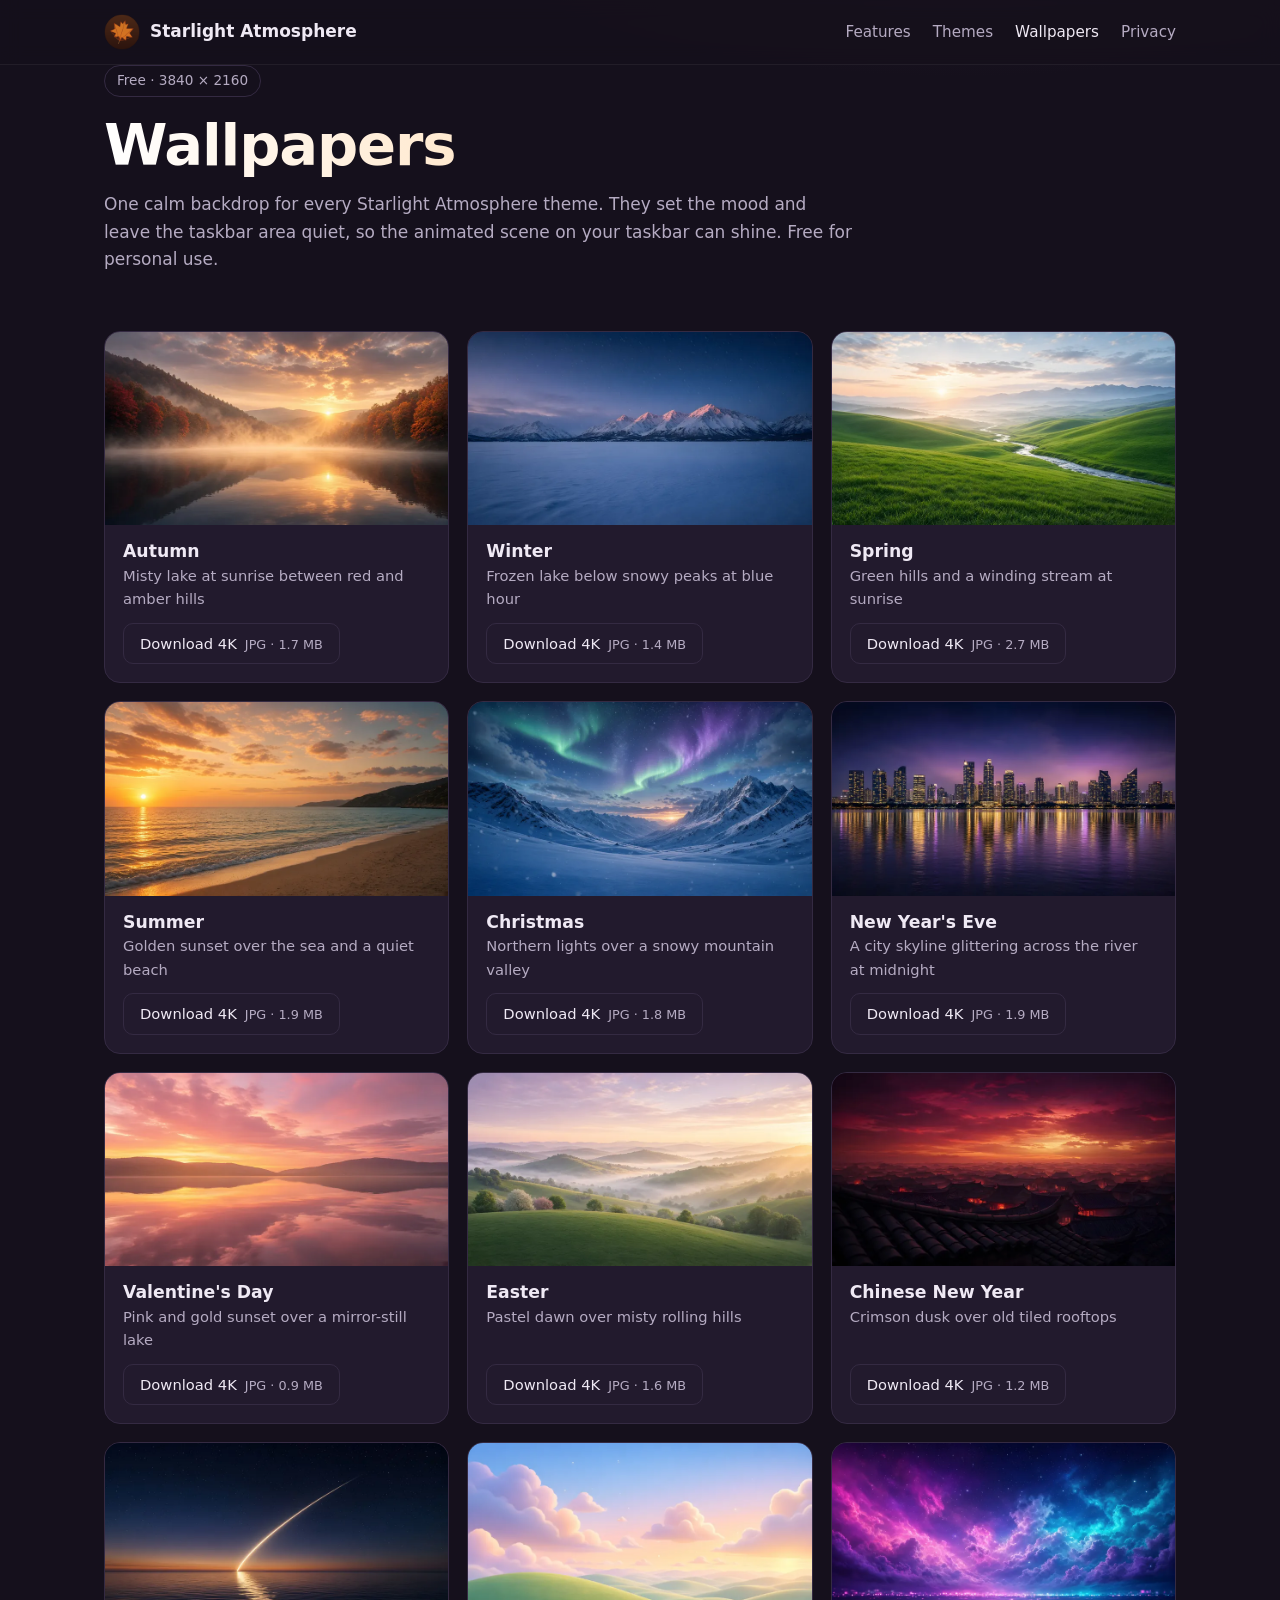
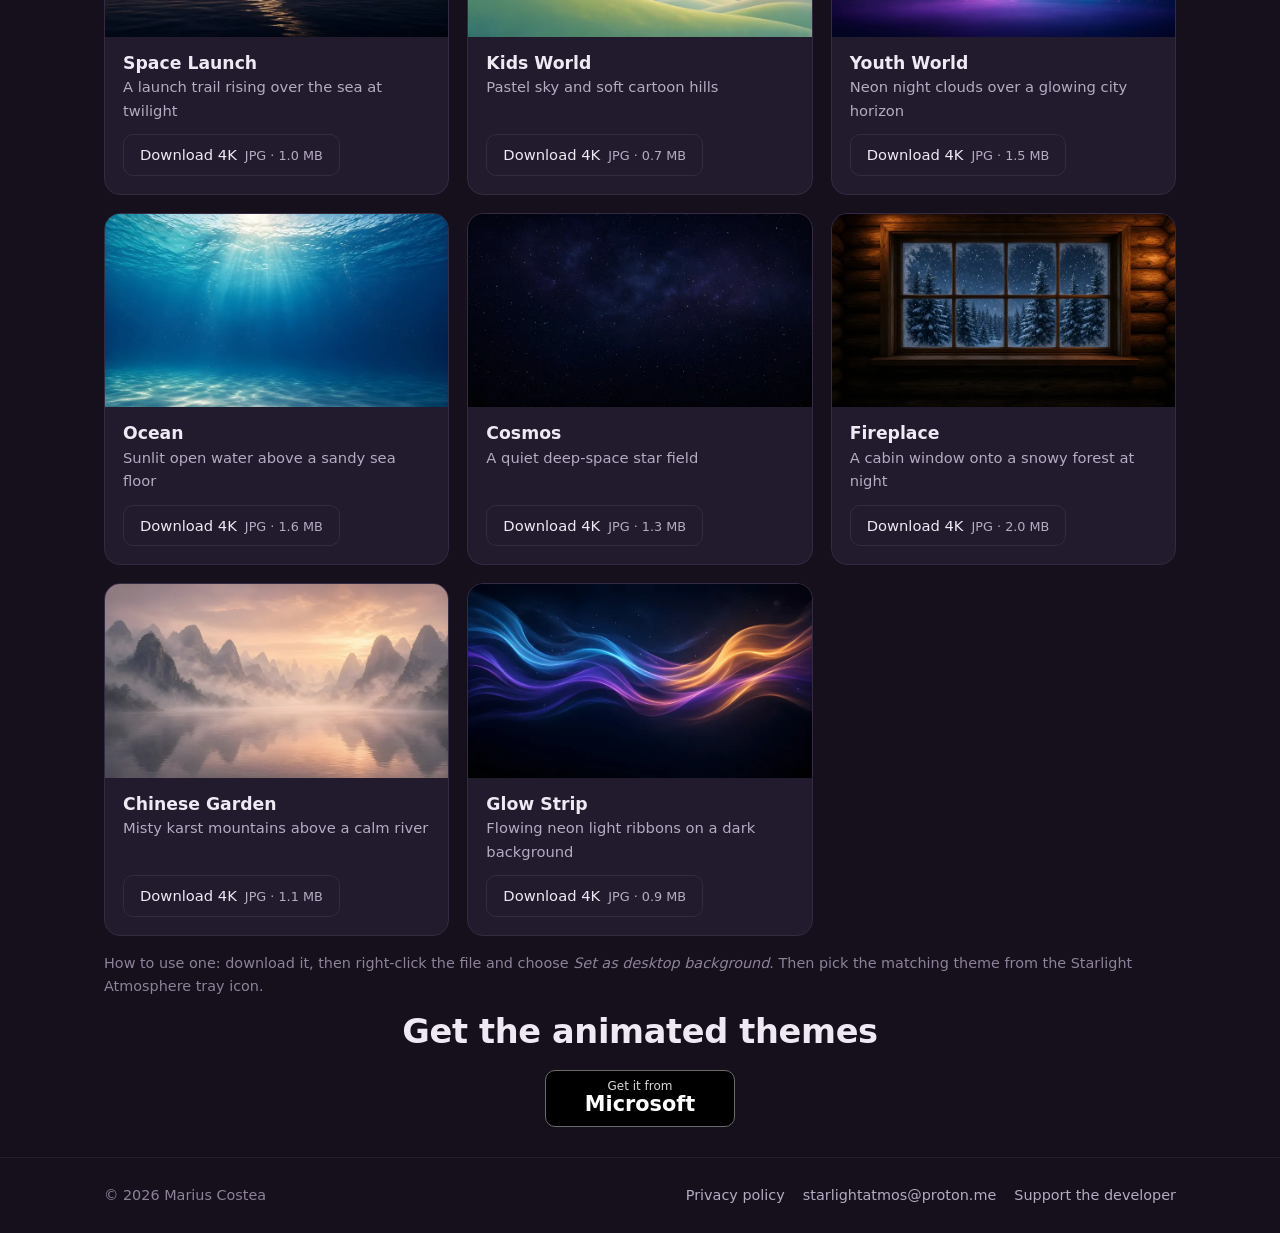
<file: wallpapers.html>
<!doctype html>
<html lang="en">
<head>
<meta charset="utf-8">
<meta name="viewport" content="width=device-width, initial-scale=1">
<title>Free 4K wallpapers – Starlight Atmosphere</title>
<meta name="description" content="Free 3840×2160 desktop wallpapers made for the Starlight Atmosphere themes: seasons, holidays, ocean, cosmos, fireplace, Chinese garden and more. Calm backdrops that let the animated taskbar scene shine.">
<link rel="canonical" href="https://costeamarius.github.io/starlight-atmosphere/wallpapers">
<meta name="theme-color" content="#1a1220">
<meta name="color-scheme" content="dark">
<link rel="icon" href="favicon.ico" sizes="16x16 32x32 48x48">
<link rel="icon" type="image/png" sizes="192x192" href="assets/icon-192.png">
<link rel="apple-touch-icon" href="assets/apple-touch-icon.png">
<link rel="stylesheet" href="style.css">

<meta property="og:type" content="website">
<meta property="og:site_name" content="Starlight Atmosphere">
<meta property="og:title" content="Free 4K wallpapers – Starlight Atmosphere">
<meta property="og:description" content="A free, click-through seasonal overlay for Windows. Leaves, snow, blossoms, summer light and Space Launch. No ads, no tracking, no account.">
<meta property="og:url" content="https://costeamarius.github.io/starlight-atmosphere/wallpapers">
<meta property="og:image" content="https://costeamarius.github.io/starlight-atmosphere/assets/og-image.jpg">
<meta property="og:image:width" content="1200">
<meta property="og:image:height" content="630">
<meta property="og:image:alt" content="Starlight Atmosphere – calm animated seasons on your desktop and taskbar">
<meta property="og:locale" content="en_US">
<meta name="twitter:card" content="summary_large_image">
<meta name="twitter:title" content="Free 4K wallpapers – Starlight Atmosphere">
<meta name="twitter:description" content="A free, click-through seasonal overlay for Windows. No ads, no tracking, no account.">
<meta name="twitter:image" content="https://costeamarius.github.io/starlight-atmosphere/assets/og-image.jpg">

</head>
<body>
<a class="skip" href="#main">Skip to content</a>

<body>
<a class="skip" href="#main">Skip to content</a>

<header class="top">
  <div class="wrap top-in">
    <a class="brand" href="./" aria-label="Starlight Atmosphere home">
      <img src="assets/icon-192.png" width="36" height="36" alt="">
      <span>Starlight Atmosphere</span>
    </a>
    <nav aria-label="Main">
      <a href="./#features">Features</a>
      <a href="./#themes">Themes</a>
      <a href="./wallpapers" aria-current="page">Wallpapers</a>
      <a href="./privacy">Privacy</a>
    </nav>
  </div>
</header>

<main id="main">
  <section class="wrap wp-intro">
    <p class="eyebrow">Free · 3840 × 2160</p>
    <h1>Wallpapers</h1>
    <p class="lead">One calm backdrop for every Starlight Atmosphere theme. They set the mood and leave the taskbar area quiet, so the animated scene on your taskbar can shine. Free for personal use.</p>
  </section>
  <section class="wrap wp-sec" aria-label="Wallpapers">
    <ul class="wp-grid">
      <li class="wp">
        <a class="wp-img" href="assets/wallpapers/starlight-autumn-4k.jpg" download><img src="assets/wallpapers/starlight-autumn-800.webp" width="800" height="450" loading="lazy" decoding="async" alt="Autumn wallpaper: misty lake at sunrise between red and amber hills"></a>
        <div class="wp-meta"><div><h3>Autumn</h3><p>Misty lake at sunrise between red and amber hills</p></div><a class="wp-dl" href="assets/wallpapers/starlight-autumn-4k.jpg" download>Download 4K <span>JPG · 1.7 MB</span></a></div>
      </li>
      <li class="wp">
        <a class="wp-img" href="assets/wallpapers/starlight-winter-4k.jpg" download><img src="assets/wallpapers/starlight-winter-800.webp" width="800" height="450" loading="lazy" decoding="async" alt="Winter wallpaper: frozen lake below snowy peaks at blue hour"></a>
        <div class="wp-meta"><div><h3>Winter</h3><p>Frozen lake below snowy peaks at blue hour</p></div><a class="wp-dl" href="assets/wallpapers/starlight-winter-4k.jpg" download>Download 4K <span>JPG · 1.4 MB</span></a></div>
      </li>
      <li class="wp">
        <a class="wp-img" href="assets/wallpapers/starlight-spring-4k.jpg" download><img src="assets/wallpapers/starlight-spring-800.webp" width="800" height="450" loading="lazy" decoding="async" alt="Spring wallpaper: green hills and a winding stream at sunrise"></a>
        <div class="wp-meta"><div><h3>Spring</h3><p>Green hills and a winding stream at sunrise</p></div><a class="wp-dl" href="assets/wallpapers/starlight-spring-4k.jpg" download>Download 4K <span>JPG · 2.7 MB</span></a></div>
      </li>
      <li class="wp">
        <a class="wp-img" href="assets/wallpapers/starlight-summer-4k.jpg" download><img src="assets/wallpapers/starlight-summer-800.webp" width="800" height="450" loading="lazy" decoding="async" alt="Summer wallpaper: golden sunset over the sea and a quiet beach"></a>
        <div class="wp-meta"><div><h3>Summer</h3><p>Golden sunset over the sea and a quiet beach</p></div><a class="wp-dl" href="assets/wallpapers/starlight-summer-4k.jpg" download>Download 4K <span>JPG · 1.9 MB</span></a></div>
      </li>
      <li class="wp">
        <a class="wp-img" href="assets/wallpapers/starlight-christmas-4k.jpg" download><img src="assets/wallpapers/starlight-christmas-800.webp" width="800" height="450" loading="lazy" decoding="async" alt="Christmas wallpaper: northern lights over a snowy mountain valley"></a>
        <div class="wp-meta"><div><h3>Christmas</h3><p>Northern lights over a snowy mountain valley</p></div><a class="wp-dl" href="assets/wallpapers/starlight-christmas-4k.jpg" download>Download 4K <span>JPG · 1.8 MB</span></a></div>
      </li>
      <li class="wp">
        <a class="wp-img" href="assets/wallpapers/starlight-new-years-eve-4k.jpg" download><img src="assets/wallpapers/starlight-new-years-eve-800.webp" width="800" height="450" loading="lazy" decoding="async" alt="New Year&#39;s Eve wallpaper: A city skyline glittering across the river at midnight"></a>
        <div class="wp-meta"><div><h3>New Year&#39;s Eve</h3><p>A city skyline glittering across the river at midnight</p></div><a class="wp-dl" href="assets/wallpapers/starlight-new-years-eve-4k.jpg" download>Download 4K <span>JPG · 1.9 MB</span></a></div>
      </li>
      <li class="wp">
        <a class="wp-img" href="assets/wallpapers/starlight-valentine-4k.jpg" download><img src="assets/wallpapers/starlight-valentine-800.webp" width="800" height="450" loading="lazy" decoding="async" alt="Valentine&#39;s Day wallpaper: pink and gold sunset over a mirror-still lake"></a>
        <div class="wp-meta"><div><h3>Valentine&#39;s Day</h3><p>Pink and gold sunset over a mirror-still lake</p></div><a class="wp-dl" href="assets/wallpapers/starlight-valentine-4k.jpg" download>Download 4K <span>JPG · 0.9 MB</span></a></div>
      </li>
      <li class="wp">
        <a class="wp-img" href="assets/wallpapers/starlight-easter-4k.jpg" download><img src="assets/wallpapers/starlight-easter-800.webp" width="800" height="450" loading="lazy" decoding="async" alt="Easter wallpaper: pastel dawn over misty rolling hills"></a>
        <div class="wp-meta"><div><h3>Easter</h3><p>Pastel dawn over misty rolling hills</p></div><a class="wp-dl" href="assets/wallpapers/starlight-easter-4k.jpg" download>Download 4K <span>JPG · 1.6 MB</span></a></div>
      </li>
      <li class="wp">
        <a class="wp-img" href="assets/wallpapers/starlight-chinese-new-year-4k.jpg" download><img src="assets/wallpapers/starlight-chinese-new-year-800.webp" width="800" height="450" loading="lazy" decoding="async" alt="Chinese New Year wallpaper: crimson dusk over old tiled rooftops"></a>
        <div class="wp-meta"><div><h3>Chinese New Year</h3><p>Crimson dusk over old tiled rooftops</p></div><a class="wp-dl" href="assets/wallpapers/starlight-chinese-new-year-4k.jpg" download>Download 4K <span>JPG · 1.2 MB</span></a></div>
      </li>
      <li class="wp">
        <a class="wp-img" href="assets/wallpapers/starlight-space-launch-4k.jpg" download><img src="assets/wallpapers/starlight-space-launch-800.webp" width="800" height="450" loading="lazy" decoding="async" alt="Space Launch wallpaper: A launch trail rising over the sea at twilight"></a>
        <div class="wp-meta"><div><h3>Space Launch</h3><p>A launch trail rising over the sea at twilight</p></div><a class="wp-dl" href="assets/wallpapers/starlight-space-launch-4k.jpg" download>Download 4K <span>JPG · 1.0 MB</span></a></div>
      </li>
      <li class="wp">
        <a class="wp-img" href="assets/wallpapers/starlight-kids-world-4k.jpg" download><img src="assets/wallpapers/starlight-kids-world-800.webp" width="800" height="450" loading="lazy" decoding="async" alt="Kids World wallpaper: pastel sky and soft cartoon hills"></a>
        <div class="wp-meta"><div><h3>Kids World</h3><p>Pastel sky and soft cartoon hills</p></div><a class="wp-dl" href="assets/wallpapers/starlight-kids-world-4k.jpg" download>Download 4K <span>JPG · 0.7 MB</span></a></div>
      </li>
      <li class="wp">
        <a class="wp-img" href="assets/wallpapers/starlight-youth-world-4k.jpg" download><img src="assets/wallpapers/starlight-youth-world-800.webp" width="800" height="450" loading="lazy" decoding="async" alt="Youth World wallpaper: neon night clouds over a glowing city horizon"></a>
        <div class="wp-meta"><div><h3>Youth World</h3><p>Neon night clouds over a glowing city horizon</p></div><a class="wp-dl" href="assets/wallpapers/starlight-youth-world-4k.jpg" download>Download 4K <span>JPG · 1.5 MB</span></a></div>
      </li>
      <li class="wp">
        <a class="wp-img" href="assets/wallpapers/starlight-ocean-4k.jpg" download><img src="assets/wallpapers/starlight-ocean-800.webp" width="800" height="450" loading="lazy" decoding="async" alt="Ocean wallpaper: sunlit open water above a sandy sea floor"></a>
        <div class="wp-meta"><div><h3>Ocean</h3><p>Sunlit open water above a sandy sea floor</p></div><a class="wp-dl" href="assets/wallpapers/starlight-ocean-4k.jpg" download>Download 4K <span>JPG · 1.6 MB</span></a></div>
      </li>
      <li class="wp">
        <a class="wp-img" href="assets/wallpapers/starlight-cosmos-4k.jpg" download><img src="assets/wallpapers/starlight-cosmos-800.webp" width="800" height="450" loading="lazy" decoding="async" alt="Cosmos wallpaper: A quiet deep-space star field"></a>
        <div class="wp-meta"><div><h3>Cosmos</h3><p>A quiet deep-space star field</p></div><a class="wp-dl" href="assets/wallpapers/starlight-cosmos-4k.jpg" download>Download 4K <span>JPG · 1.3 MB</span></a></div>
      </li>
      <li class="wp">
        <a class="wp-img" href="assets/wallpapers/starlight-fireplace-4k.jpg" download><img src="assets/wallpapers/starlight-fireplace-800.webp" width="800" height="450" loading="lazy" decoding="async" alt="Fireplace wallpaper: A cabin window onto a snowy forest at night"></a>
        <div class="wp-meta"><div><h3>Fireplace</h3><p>A cabin window onto a snowy forest at night</p></div><a class="wp-dl" href="assets/wallpapers/starlight-fireplace-4k.jpg" download>Download 4K <span>JPG · 2.0 MB</span></a></div>
      </li>
      <li class="wp">
        <a class="wp-img" href="assets/wallpapers/starlight-chinese-garden-4k.jpg" download><img src="assets/wallpapers/starlight-chinese-garden-800.webp" width="800" height="450" loading="lazy" decoding="async" alt="Chinese Garden wallpaper: misty karst mountains above a calm river"></a>
        <div class="wp-meta"><div><h3>Chinese Garden</h3><p>Misty karst mountains above a calm river</p></div><a class="wp-dl" href="assets/wallpapers/starlight-chinese-garden-4k.jpg" download>Download 4K <span>JPG · 1.1 MB</span></a></div>
      </li>
      <li class="wp">
        <a class="wp-img" href="assets/wallpapers/starlight-glow-strip-4k.jpg" download><img src="assets/wallpapers/starlight-glow-strip-800.webp" width="800" height="450" loading="lazy" decoding="async" alt="Glow Strip wallpaper: flowing neon light ribbons on a dark background"></a>
        <div class="wp-meta"><div><h3>Glow Strip</h3><p>Flowing neon light ribbons on a dark background</p></div><a class="wp-dl" href="assets/wallpapers/starlight-glow-strip-4k.jpg" download>Download 4K <span>JPG · 0.9 MB</span></a></div>
      </li>
    </ul>
    <p class="note">How to use one: download it, then right-click the file and choose <em>Set as desktop background</em>. Then pick the matching theme from the Starlight Atmosphere tray icon.</p>
  </section>
  <section class="wrap closing">
    <h2>Get the animated themes</h2>
    <div class="cta center">
      <a class="store-btn" href="https://apps.microsoft.com/detail/9NBTX17PC505" rel="noopener">
        <span class="store-small">Get it from</span>
        <span class="store-big">Microsoft</span>
      </a>
    </div>
  </section>
</main>

<footer class="foot">
  <div class="wrap foot-in">
    <p>© 2026 Marius Costea</p>
    <nav aria-label="Footer">
      <a href="./privacy">Privacy policy</a>
      <a href="mailto:starlightatmos@proton.me">starlightatmos@proton.me</a>
      <a href="https://www.paypal.com/donate/?hosted_button_id=C7TLHADTZXSKJ" rel="noopener">Support the developer</a>
    </nav>
  </div>
</footer>
</body>
</html>
</file>
<file: style.css>
/* Starlight Atmosphere – landing page. No external fonts, CDNs or trackers. */
:root{
  --bg:#15101c; --bg2:#1d1626; --card:#221a2d; --line:#342a42;
  --text:#efe9f4; --muted:#b5abc2; --accent:#f0a04b; --accent2:#e36c3d;
  --radius:16px; --wrap:1120px;
  font-family: "Segoe UI Variable Text","Segoe UI",system-ui,-apple-system,Roboto,"Helvetica Neue",Arial,sans-serif;
}
*{box-sizing:border-box}
html{scroll-behavior:smooth}
body{margin:0;background:radial-gradient(1200px 600px at 75% -10%,#3a2238 0%,transparent 60%),var(--bg);color:var(--text);line-height:1.6;font-size:17px;-webkit-font-smoothing:antialiased}
img,svg{display:block}
a{color:var(--accent)}
a:hover{color:#ffc27e}
:focus-visible{outline:3px solid #ffc27e;outline-offset:3px;border-radius:6px}
.wrap{max-width:var(--wrap);margin:0 auto;padding:0 24px}
.skip{position:absolute;left:-999px;top:8px;background:#fff;color:#000;padding:8px 12px;border-radius:8px;z-index:10}
.skip:focus{left:8px}
h1,h2,h3{line-height:1.2;margin:0 0 .5em}
h2{font-size:clamp(1.6rem,3vw,2.1rem);letter-spacing:-.01em}
h3{font-size:1.08rem}
section{padding:56px 0}

/* header */
.top{position:sticky;top:0;z-index:5;background:rgba(21,16,28,.82);backdrop-filter:blur(10px);-webkit-backdrop-filter:blur(10px);border-bottom:1px solid rgba(255,255,255,.06)}
.top-in{display:flex;align-items:center;justify-content:space-between;height:64px}
.brand{display:flex;align-items:center;gap:10px;color:var(--text);text-decoration:none;font-weight:600}
.top nav{display:flex;gap:22px}
.top nav a{color:var(--muted);text-decoration:none;font-size:.95rem}
.top nav a:hover{color:var(--text)}

/* hero */
.hero{padding:56px 0 40px}
.hero-in{display:grid;grid-template-columns:1fr 1.15fr;gap:48px;align-items:center}
.eyebrow{display:inline-block;margin:0 0 14px;padding:4px 12px;border:1px solid var(--line);border-radius:99px;color:var(--muted);font-size:.85rem}
h1{font-size:clamp(2.3rem,5vw,3.6rem);letter-spacing:-.02em;margin-bottom:.2em;background:linear-gradient(90deg,#fff 0%,#ffd7a8 60%,#f0a04b 100%);-webkit-background-clip:text;background-clip:text;color:transparent}
.tagline{font-size:clamp(1.15rem,2.2vw,1.4rem);color:#ffd9b0;margin:0 0 14px}
.lead{color:var(--muted);margin:0 0 26px;max-width:34em}
.cta{display:flex;flex-wrap:wrap;gap:14px;align-items:center}
.cta.center{justify-content:center}
.store-btn{display:inline-flex;flex-direction:column;justify-content:center;min-width:190px;padding:9px 22px;border-radius:10px;background:#000;color:#fff;text-decoration:none;border:1px solid #6b6b6b;line-height:1.15;transition:transform .15s,border-color .15s}
.store-btn:hover{color:#fff;border-color:#bbb;transform:translateY(-1px)}
.store-small{font-size:.75rem;opacity:.85}
.store-big{font-size:1.3rem;font-weight:600}
.ghost-btn{padding:12px 20px;border-radius:10px;border:1px solid var(--line);color:var(--text);text-decoration:none}
.ghost-btn:hover{color:var(--text);border-color:#5a4a6c;background:rgba(255,255,255,.03)}
.pills{list-style:none;display:flex;flex-wrap:wrap;gap:8px;padding:0;margin:26px 0 0}
.pills li{font-size:.85rem;color:var(--muted);padding:4px 12px;border-radius:99px;background:rgba(255,255,255,.05)}
.pills li::before{content:"✓ ";color:#8fd18f}

/* hero screenshots */
.scene-box{margin:0}
.scene{position:relative;aspect-ratio:16/9;border-radius:var(--radius);overflow:hidden;background:var(--bg2);border:1px solid rgba(255,255,255,.1);box-shadow:0 30px 80px -20px rgba(0,0,0,.7),0 0 0 8px rgba(255,255,255,.03)}
.shot{position:absolute;inset:0;width:100%;height:100%;object-fit:cover;opacity:0;transition:opacity .6s ease}
.shot.on{opacity:1}
.scene{cursor:zoom-in}
.arrow{position:absolute;top:50%;transform:translateY(-50%);z-index:2;width:38px;height:38px;border-radius:50%;border:1px solid rgba(255,255,255,.18);background:rgba(21,16,28,.6);color:#fff;font:inherit;font-size:1.6rem;line-height:1;cursor:pointer;display:flex;align-items:center;justify-content:center;padding:0 0 3px;opacity:.75;transition:opacity .2s,background .2s}
.arrow:hover,.arrow:focus-visible{opacity:1;background:rgba(21,16,28,.85)}
.arrow.prev{left:10px}.arrow.next{right:10px}
.scene .arrow{opacity:0}
.scene:hover .arrow,.scene:focus-within .arrow{opacity:.85}
@media (hover:none){.scene .arrow{opacity:.75}}

/* lightbox */
.lb{position:fixed;inset:0;z-index:20;background:rgba(8,6,12,.96);display:flex;align-items:center;justify-content:center;padding:56px 64px}
.lb[hidden]{display:none}
.lb-fig{margin:0;max-width:1600px;width:100%;display:flex;flex-direction:column;align-items:center}
.lb-fig img{max-width:100%;max-height:calc(100vh - 140px);width:auto;height:auto;border-radius:10px;box-shadow:0 30px 80px -20px rgba(0,0,0,.8)}
.lb-fig figcaption{margin-top:12px;color:var(--muted);font-size:.95rem}
.lb .arrow{width:46px;height:46px;opacity:.85}
.lb .arrow.prev{left:12px}.lb .arrow.next{right:12px}
.lb-close{position:absolute;top:12px;right:14px;width:42px;height:42px;border-radius:50%;border:1px solid rgba(255,255,255,.18);background:rgba(255,255,255,.06);color:#fff;font-size:1.7rem;line-height:1;cursor:pointer;padding:0 0 3px}
.lb-close:hover{background:rgba(255,255,255,.14)}
@media (max-width:560px){.lb{padding:56px 8px}.lb .arrow{top:auto;bottom:14px;transform:none}}

.tabs{display:flex;flex-wrap:wrap;gap:8px;justify-content:center;margin-top:18px}
.tabs button{font:inherit;font-size:.88rem;color:var(--muted);background:rgba(255,255,255,.04);border:1px solid var(--line);border-radius:99px;padding:6px 14px;cursor:pointer}
.tabs button:hover{color:var(--text)}
.tabs button[aria-pressed="true"]{color:#1a1220;background:var(--accent);border-color:var(--accent);font-weight:600}
figcaption{text-align:center;color:#8d8299;font-size:.8rem;margin-top:10px}

/* content */
.intro{text-align:center;max-width:780px}
.intro p{color:var(--muted)}
.grid{list-style:none;padding:0;margin:24px 0 0;display:grid;grid-template-columns:repeat(4,1fr);gap:16px}
.grid li{background:var(--card);border:1px solid var(--line);border-radius:var(--radius);padding:20px}
.grid p{margin:0;color:var(--muted);font-size:.95rem}
kbd{font:inherit;font-size:.8rem;padding:1px 6px;border-radius:5px;background:#2e2440;border:1px solid #463a58}
.theme-list{list-style:none;padding:0;margin:24px 0 0;display:grid;grid-template-columns:repeat(5,1fr);gap:14px}
.theme-list li{display:flex;gap:12px;align-items:flex-start;background:var(--bg2);border:1px solid var(--line);border-radius:var(--radius);padding:18px}
.theme-list p{margin:0;color:var(--muted);font-size:.92rem}
.dot{flex:none;width:14px;height:14px;margin-top:4px;border-radius:50%}
.t-autumn .dot{background:#e36c3d}.t-winter .dot{background:#cfe0ff}.t-spring .dot{background:#f49ab9}.t-summer .dot{background:#ffcc4d}.t-space .dot{background:#5aa3e8}
.note{color:#8d8299;font-size:.9rem;margin-top:16px}
.facts{display:grid;grid-template-columns:repeat(4,1fr);gap:16px}
.fact{border-left:3px solid var(--accent);padding:4px 0 4px 16px}
.fact p{margin:0;color:var(--muted);font-size:.95rem}
.closing{text-align:center}
.closing>p{color:var(--muted)}
.support{margin-top:26px;font-size:.95rem}

.foot{border-top:1px solid rgba(255,255,255,.06);padding:26px 0;margin-top:30px;color:#8d8299;font-size:.9rem}
.foot-in{display:flex;flex-wrap:wrap;justify-content:space-between;gap:12px;align-items:center}
.foot p{margin:0}
.foot nav{display:flex;flex-wrap:wrap;gap:18px}
.foot a{color:var(--muted);text-decoration:none}
.foot a:hover{color:var(--text)}

@media (max-width:1000px){
  .grid{grid-template-columns:repeat(2,1fr)}
  .theme-list{grid-template-columns:repeat(2,1fr)}
  .facts{grid-template-columns:repeat(2,1fr)}
}
@media (max-width:860px){
  .hero-in{grid-template-columns:1fr;gap:36px}
  section{padding:40px 0}
}
@media (max-width:560px){
  body{font-size:16px}
  .wrap{padding:0 18px}
  .top nav{gap:14px}
  .top nav a[href="#themes"]{display:none}
  .brand span{font-size:.95rem}
  .grid,.theme-list,.facts{grid-template-columns:1fr}
}
@media (prefers-reduced-motion:reduce){
  html{scroll-behavior:auto}
  .shot{transition:none}
}

/* wallpapers page */
.top nav a[aria-current="page"]{color:var(--text)}
.wp-intro{padding-bottom:8px}
.wp-intro .lead{max-width:44em}
.wp-sec{padding-top:24px}
.wp-grid{list-style:none;padding:0;margin:0;display:grid;grid-template-columns:repeat(3,1fr);gap:18px}
.wp{background:var(--card);border:1px solid var(--line);border-radius:var(--radius);overflow:hidden;display:flex;flex-direction:column}
.wp-img{display:block;aspect-ratio:16/9;background:var(--bg2)}
.wp-img img{width:100%;height:100%;object-fit:cover;transition:transform .3s ease}
.wp-img:hover img{transform:scale(1.03)}
.wp-meta{display:flex;flex-direction:column;gap:12px;padding:16px 18px 18px;flex:1;justify-content:space-between}
.wp-meta h3{margin:0 0 2px}
.wp-meta p{margin:0;color:var(--muted);font-size:.92rem}
.wp-dl{align-self:flex-start;display:inline-flex;gap:8px;align-items:baseline;padding:8px 16px;border-radius:10px;border:1px solid var(--line);color:var(--text);text-decoration:none;font-size:.92rem}
.wp-dl span{color:var(--muted);font-size:.8rem}
.wp-dl:hover{color:var(--text);border-color:var(--accent);background:rgba(240,160,75,.08)}
@media (max-width:1000px){.wp-grid{grid-template-columns:repeat(2,1fr)}}
@media (max-width:560px){.wp-grid{grid-template-columns:1fr}}
@media (prefers-reduced-motion:reduce){.wp-img img{transition:none}}
</file>
